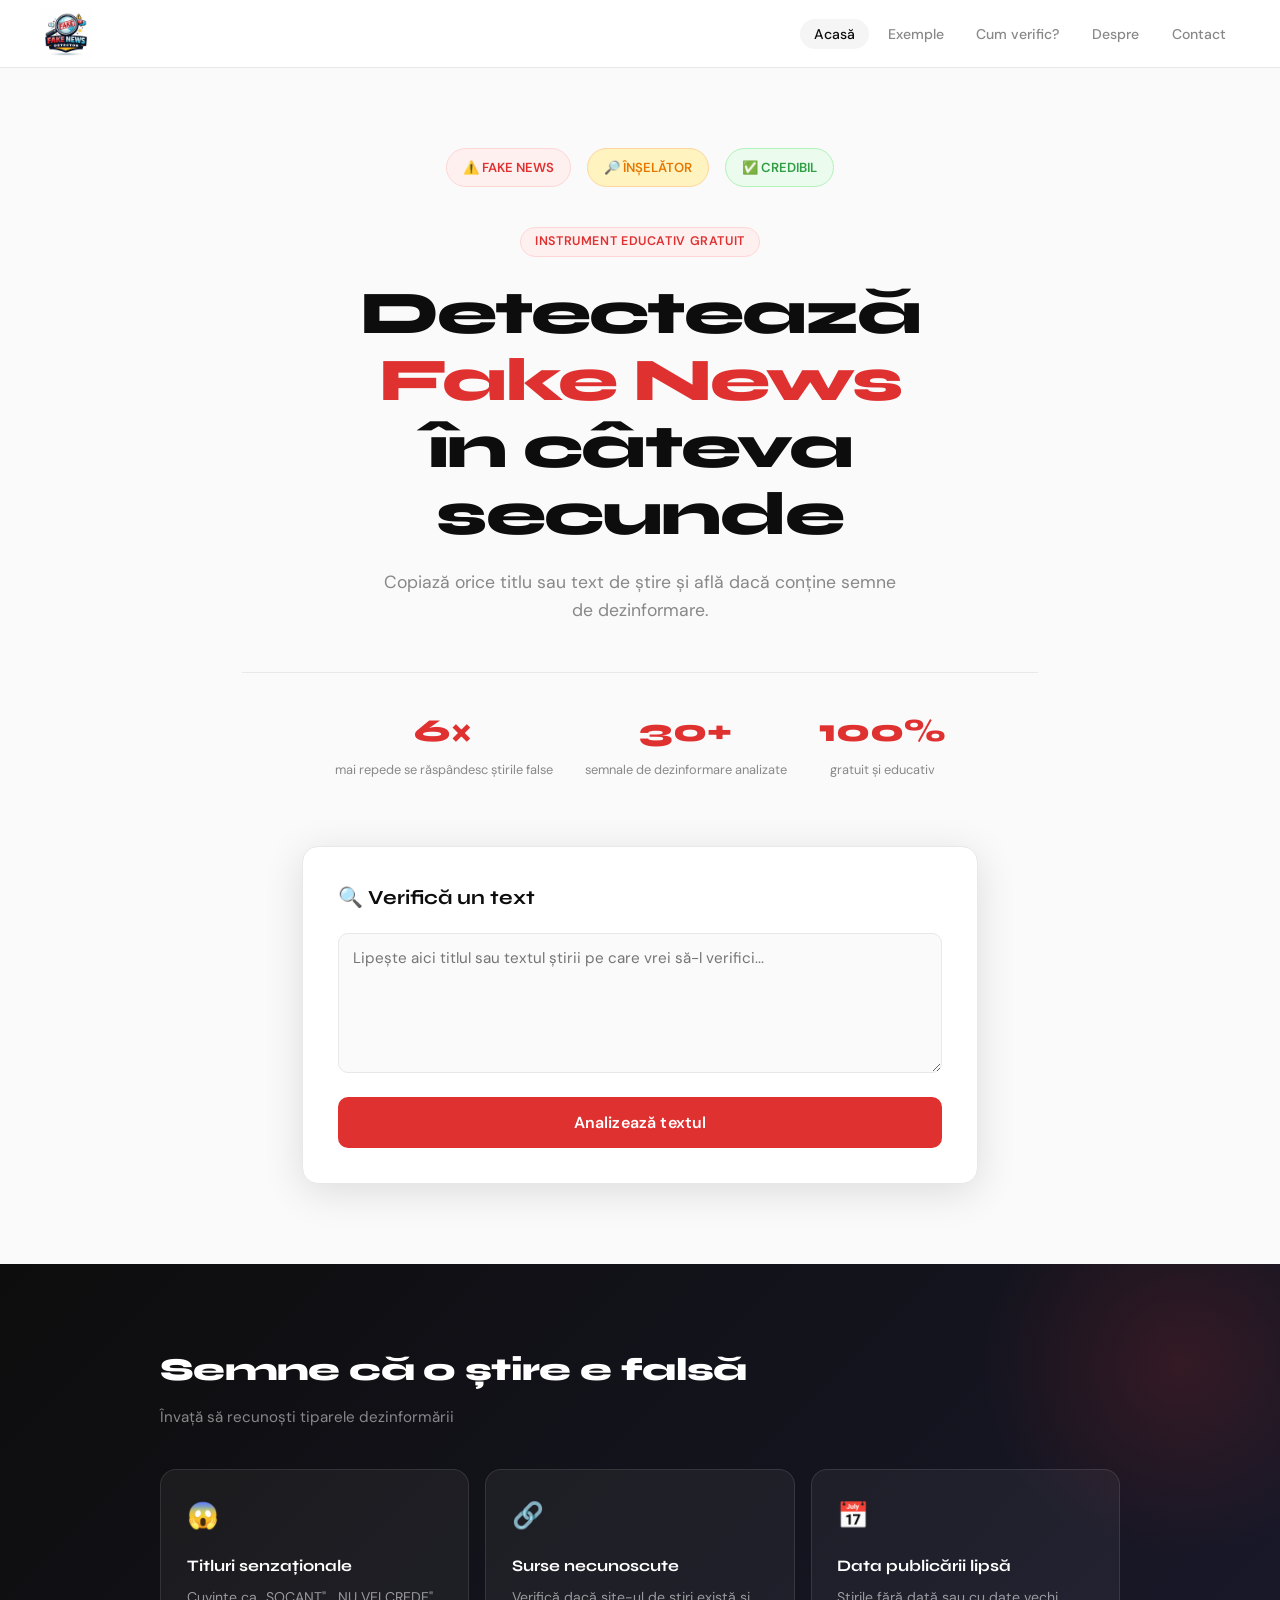
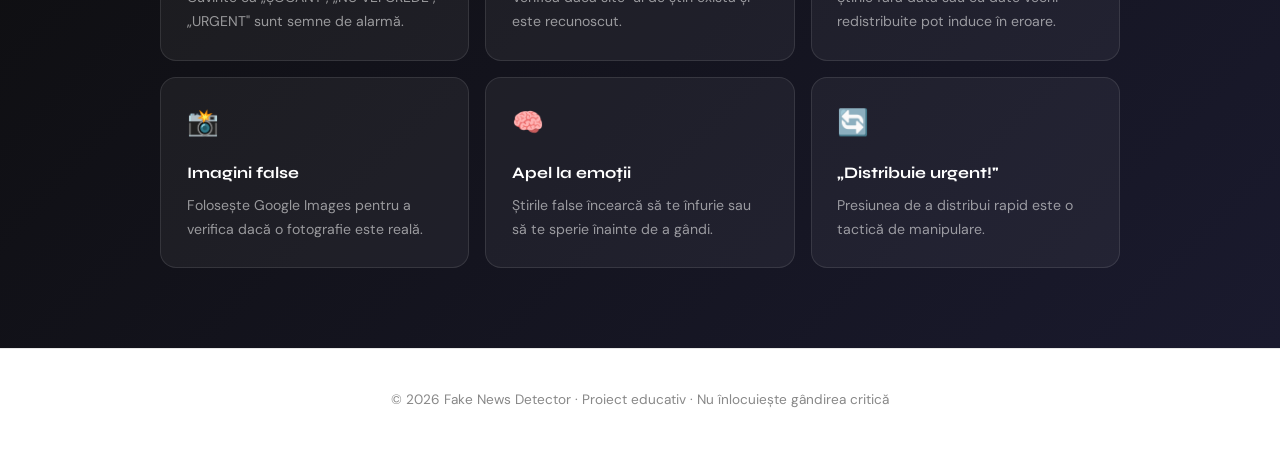
<file: index.html>
<!DOCTYPE html>
<html lang="ro">
<head>
  <meta charset="UTF-8" />
  <meta name="viewport" content="width=device-width, initial-scale=1.0" />
  <title>Fake News Detector</title>
  <link rel="stylesheet" href="css/style.css" />
</head>
<body>

  <nav>
    <a href="index.html" class="nav-logo">
      <img src="images/logo.png" alt="Logo" class="logo-img">
    </a>
    <ul class="nav-links">
      <li><a href="index.html">Acasă</a></li>
      <li><a href="examples.html">Exemple</a></li>
      <li><a href="verify.html">Cum verific?</a></li>
      <li><a href="about.html">Despre</a></li>
      <li><a href="contact.html">Contact</a></li>
    </ul>
  </nav>

  <section class="hero">
    <div class="hero-illustration">
      <span class="hero-pill fake">⚠️ FAKE NEWS</span>
      <span class="hero-pill mislead">🔎 ÎNȘELĂTOR</span>
      <span class="hero-pill real">✅ CREDIBIL</span>
    </div>
    <div class="hero-badge">Instrument educativ gratuit</div>
    <h1>Detectează <span>Fake News</span><br>în câteva secunde</h1>
    <p class="hero-sub">
      Copiază orice titlu sau text de știre și află dacă conține semne de dezinformare.
    </p>
    <div class="hero-stats">
      <div class="hero-stat">
        <span class="hero-stat-num">6×</span>
        <span class="hero-stat-lbl">mai repede se răspândesc știrile false</span>
      </div>
      <div class="hero-stat">
        <span class="hero-stat-num">30+</span>
        <span class="hero-stat-lbl">semnale de dezinformare analizate</span>
      </div>
      <div class="hero-stat">
        <span class="hero-stat-num">100%</span>
        <span class="hero-stat-lbl">gratuit și educativ</span>
      </div>
    </div>
  </section>

  <section class="checker-section">
    <div class="card">
      <div class="card-title">🔍 Verifică un text</div>
      <textarea
        id="newsInput"
        placeholder="Lipește aici titlul sau textul știrii pe care vrei să-l verifici..."></textarea>
      <button class="btn btn-check" id="checkBtn">Analizează textul</button>
      <div id="resultBox" class="result-box"></div>
    </div>
  </section>

  <section class="tips-section">
    <div class="section-inner">
      <div class="section-title">Semne că o știre e falsă</div>
      <p class="section-subtitle">Învață să recunoști tiparele dezinformării</p>
      <div class="tips-grid">
        <div class="tip-card">
          <span class="tip-icon">😱</span>
          <h3>Titluri senzaționale</h3>
          <p>Cuvinte ca „ȘOCANT", „NU VEI CREDE", „URGENT" sunt semne de alarmă.</p>
        </div>
        <div class="tip-card">
          <span class="tip-icon">🔗</span>
          <h3>Surse necunoscute</h3>
          <p>Verifică dacă site-ul de știri există și este recunoscut.</p>
        </div>
        <div class="tip-card">
          <span class="tip-icon">📅</span>
          <h3>Data publicării lipsă</h3>
          <p>Știrile fără dată sau cu date vechi redistribuite pot induce în eroare.</p>
        </div>
        <div class="tip-card">
          <span class="tip-icon">📸</span>
          <h3>Imagini false</h3>
          <p>Folosește Google Images pentru a verifica dacă o fotografie este reală.</p>
        </div>
        <div class="tip-card">
          <span class="tip-icon">🧠</span>
          <h3>Apel la emoții</h3>
          <p>Știrile false încearcă să te înfurie sau să te sperie înainte de a gândi.</p>
        </div>
        <div class="tip-card">
          <span class="tip-icon">🔄</span>
          <h3>„Distribuie urgent!"</h3>
          <p>Presiunea de a distribui rapid este o tactică de manipulare.</p>
        </div>
      </div>
    </div>
  </section>

  <footer>
    <p>© 2026 Fake News Detector · Proiect educativ · Nu înlocuiește gândirea critică</p>
  </footer>

  <script src="js/main.js"></script>
</body>
</html>
</file>
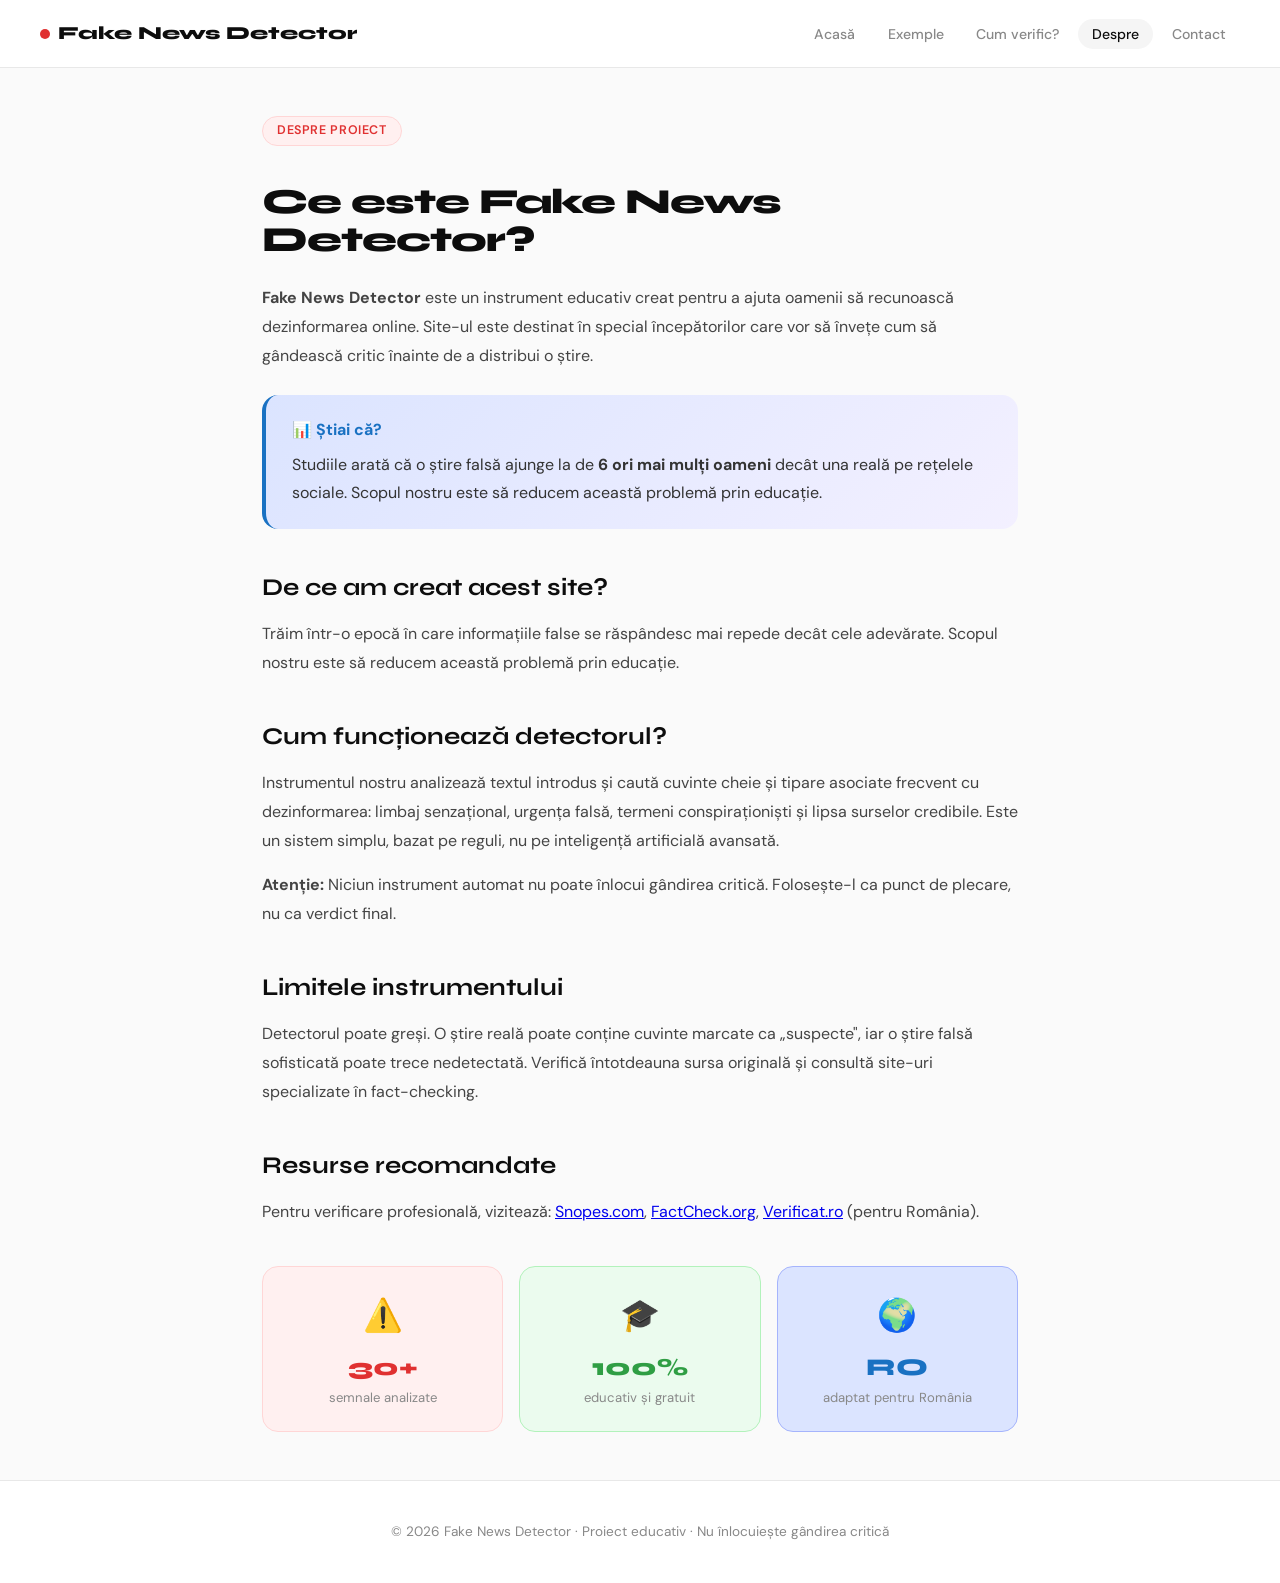
<file: about.html>
<!DOCTYPE html>
<html lang="ro">
<head>
  <meta charset="UTF-8" />
  <meta name="viewport" content="width=device-width, initial-scale=1.0" />
  <title>Despre — Fake News Detector</title>
  <link rel="stylesheet" href="css/style.css" />
</head>
<body>

  <nav>
    <a href="index.html" class="nav-logo">
      <span class="dot"></span> Fake News Detector
    </a>
    <ul class="nav-links">
      <li><a href="index.html">Acasă</a></li>
      <li><a href="examples.html">Exemple</a></li>
      <li><a href="verify.html">Cum verific?</a></li>
      <li><a href="about.html">Despre</a></li>
      <li><a href="contact.html">Contact</a></li>
    </ul>
  </nav>

  <div class="page-content">
    <div class="hero-badge">Despre proiect</div>
    <h1 style="font-size:2.2rem; margin: 0.8rem 0 1.5rem;">Ce este Fake News Detector?</h1>

    <p>
      <strong>Fake News Detector</strong> este un instrument educativ creat pentru a ajuta oamenii
      să recunoască dezinformarea online. Site-ul este destinat în special începătorilor care vor să
      învețe cum să gândească critic înainte de a distribui o știre.
    </p>

    <div class="about-highlight">
      <strong style="color:#1971c2;">📊 Știai că?</strong>
      <p style="color:#333; margin:0.5rem 0 0; line-height:1.75;">
        Studiile arată că o știre falsă ajunge la de <strong>6 ori mai mulți oameni</strong> decât una reală pe
        rețelele sociale. Scopul nostru este să reducem această problemă prin educație.
      </p>
    </div>

    <h2>De ce am creat acest site?</h2>
    <p>
      Trăim într-o epocă în care informațiile false se răspândesc mai repede decât cele adevărate.
      Scopul nostru este să reducem această problemă prin educație.
    </p>

    <h2>Cum funcționează detectorul?</h2>
    <p>
      Instrumentul nostru analizează textul introdus și caută cuvinte cheie și tipare asociate
      frecvent cu dezinformarea: limbaj senzațional, urgența falsă, termeni conspiraționiști și
      lipsa surselor credibile. Este un sistem simplu, bazat pe reguli, nu pe inteligență artificială avansată.
    </p>
    <p>
      <strong>Atenție:</strong> Niciun instrument automat nu poate înlocui gândirea critică.
      Folosește-l ca punct de plecare, nu ca verdict final.
    </p>

    <h2>Limitele instrumentului</h2>
    <p>
      Detectorul poate greși. O știre reală poate conține cuvinte marcate ca „suspecte", iar o
      știre falsă sofisticată poate trece nedetectată. Verifică întotdeauna sursa originală și
      consultă site-uri specializate în fact-checking.
    </p>

    <h2>Resurse recomandate</h2>
    <p>
      Pentru verificare profesională, vizitează:
      <a href="https://www.snopes.com" target="_blank">Snopes.com</a>,
      <a href="https://factcheck.org" target="_blank">FactCheck.org</a>,
      <a href="https://www.verificat.ro" target="_blank">Verificat.ro</a> (pentru România).
    </p>

    <div style="margin-top:2.5rem; display:grid; grid-template-columns: repeat(auto-fit, minmax(180px,1fr)); gap:1rem;">
      <div style="background:#fff0f0; border-radius:var(--radius); padding:1.4rem; text-align:center; border:1px solid #ffd6d6;">
        <div style="font-size:2rem; margin-bottom:0.5rem;">⚠️</div>
        <div style="font-family:var(--font-head); font-weight:800; font-size:1.5rem; color:var(--red);">30+</div>
        <div style="font-size:0.82rem; color:#888;">semnale analizate</div>
      </div>
      <div style="background:#ebfbee; border-radius:var(--radius); padding:1.4rem; text-align:center; border:1px solid #b2f2bb;">
        <div style="font-size:2rem; margin-bottom:0.5rem;">🎓</div>
        <div style="font-family:var(--font-head); font-weight:800; font-size:1.5rem; color:var(--green);">100%</div>
        <div style="font-size:0.82rem; color:#888;">educativ și gratuit</div>
      </div>
      <div style="background:#dbe4ff; border-radius:var(--radius); padding:1.4rem; text-align:center; border:1px solid #a5b4fc;">
        <div style="font-size:2rem; margin-bottom:0.5rem;">🌍</div>
        <div style="font-family:var(--font-head); font-weight:800; font-size:1.5rem; color:var(--blue);">RO</div>
        <div style="font-size:0.82rem; color:#888;">adaptat pentru România</div>
      </div>
    </div>
  </div>

  <footer>
    <p>© 2026 Fake News Detector · Proiect educativ · Nu înlocuiește gândirea critică</p>
  </footer>

  <script src="js/main.js"></script>
</body>
</html>
</file>
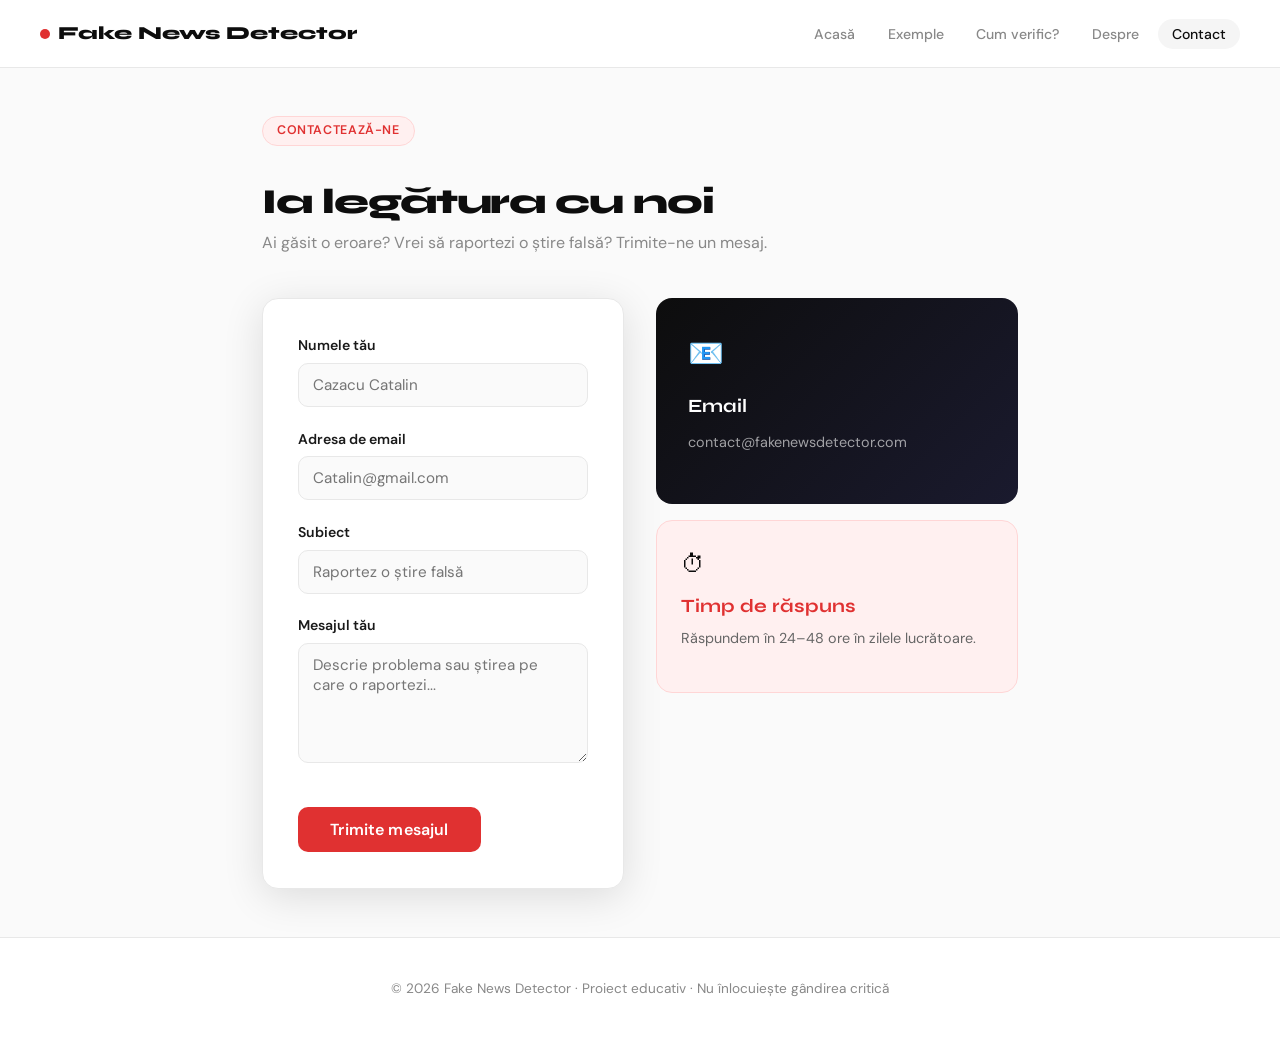
<file: contact.html>
<!DOCTYPE html>
<html lang="ro">
<head>
  <meta charset="UTF-8" />
  <meta name="viewport" content="width=device-width, initial-scale=1.0" />
  <title>Contact — Fake News Detector</title>
  <link rel="stylesheet" href="css/style.css" />
</head>
<body>

  <nav>
    <a href="index.html" class="nav-logo">
      <span class="dot"></span> Fake News Detector
    </a>
    <ul class="nav-links">
      <li><a href="index.html">Acasă</a></li>
      <li><a href="examples.html">Exemple</a></li>
      <li><a href="verify.html">Cum verific?</a></li>
      <li><a href="about.html">Despre</a></li>
      <li><a href="contact.html">Contact</a></li>
    </ul>
  </nav>

  <div class="page-content">
    <div class="hero-badge">Contactează-ne</div>
    <h1 style="font-size:2.2rem; margin: 0.8rem 0 0.5rem;">Ia legătura cu noi</h1>
    <p style="color:#888; margin-bottom:2.5rem;">
      Ai găsit o eroare? Vrei să raportezi o știre falsă? Trimite-ne un mesaj.
    </p>

    <div style="display:grid; grid-template-columns: 1fr 1fr; gap:2rem; align-items:start;">
      <div class="card" style="max-width:100%;">
        <form id="contactForm">
          <div class="form-group">
            <label for="name">Numele tău</label>
            <input type="text" id="name" placeholder="Cazacu Catalin" required />
          </div>
          <div class="form-group">
            <label for="email">Adresa de email</label>
            <input type="email" id="email" placeholder="Catalin@gmail.com" required />
          </div>
          <div class="form-group">
            <label for="subject">Subiect</label>
            <input type="text" id="subject" placeholder="Raportez o știre falsă" />
          </div>
          <div class="form-group">
            <label for="message">Mesajul tău</label>
            <textarea id="message" placeholder="Descrie problema sau știrea pe care o raportezi..." required></textarea>
          </div>
          <button type="submit" class="btn btn-check" style="width:auto; padding:12px 32px;">
            Trimite mesajul
          </button>
        </form>
      </div>

      <div>
        <div style="background:linear-gradient(135deg,#0D0D0D,#1a1a2e); border-radius:var(--radius); padding:2rem; color:#fff; margin-bottom:1rem;">
          <div style="font-size:1.8rem; margin-bottom:1rem;">📧</div>
          <h3 style="font-family:var(--font-head); font-weight:700; margin-bottom:0.5rem;">Email</h3>
          <p style="color:rgba(255,255,255,0.6); font-size:0.9rem;">contact@fakenewsdetector.com</p>
        </div>
        <div style="background:var(--red-light); border-radius:var(--radius); padding:1.5rem; border:1px solid var(--red-mid);">
          <div style="font-size:1.5rem; margin-bottom:0.5rem;">⏱</div>
          <h3 style="font-family:var(--font-head); font-weight:700; margin-bottom:0.3rem; color:var(--red);">Timp de răspuns</h3>
          <p style="color:#666; font-size:0.9rem;">Răspundem în 24–48 ore în zilele lucrătoare.</p>
        </div>
      </div>
    </div>
  </div>

  <footer>
    <p>© 2026 Fake News Detector · Proiect educativ · Nu înlocuiește gândirea critică</p>
  </footer>

  <script src="js/main.js"></script>
</body>
</html>
</file>
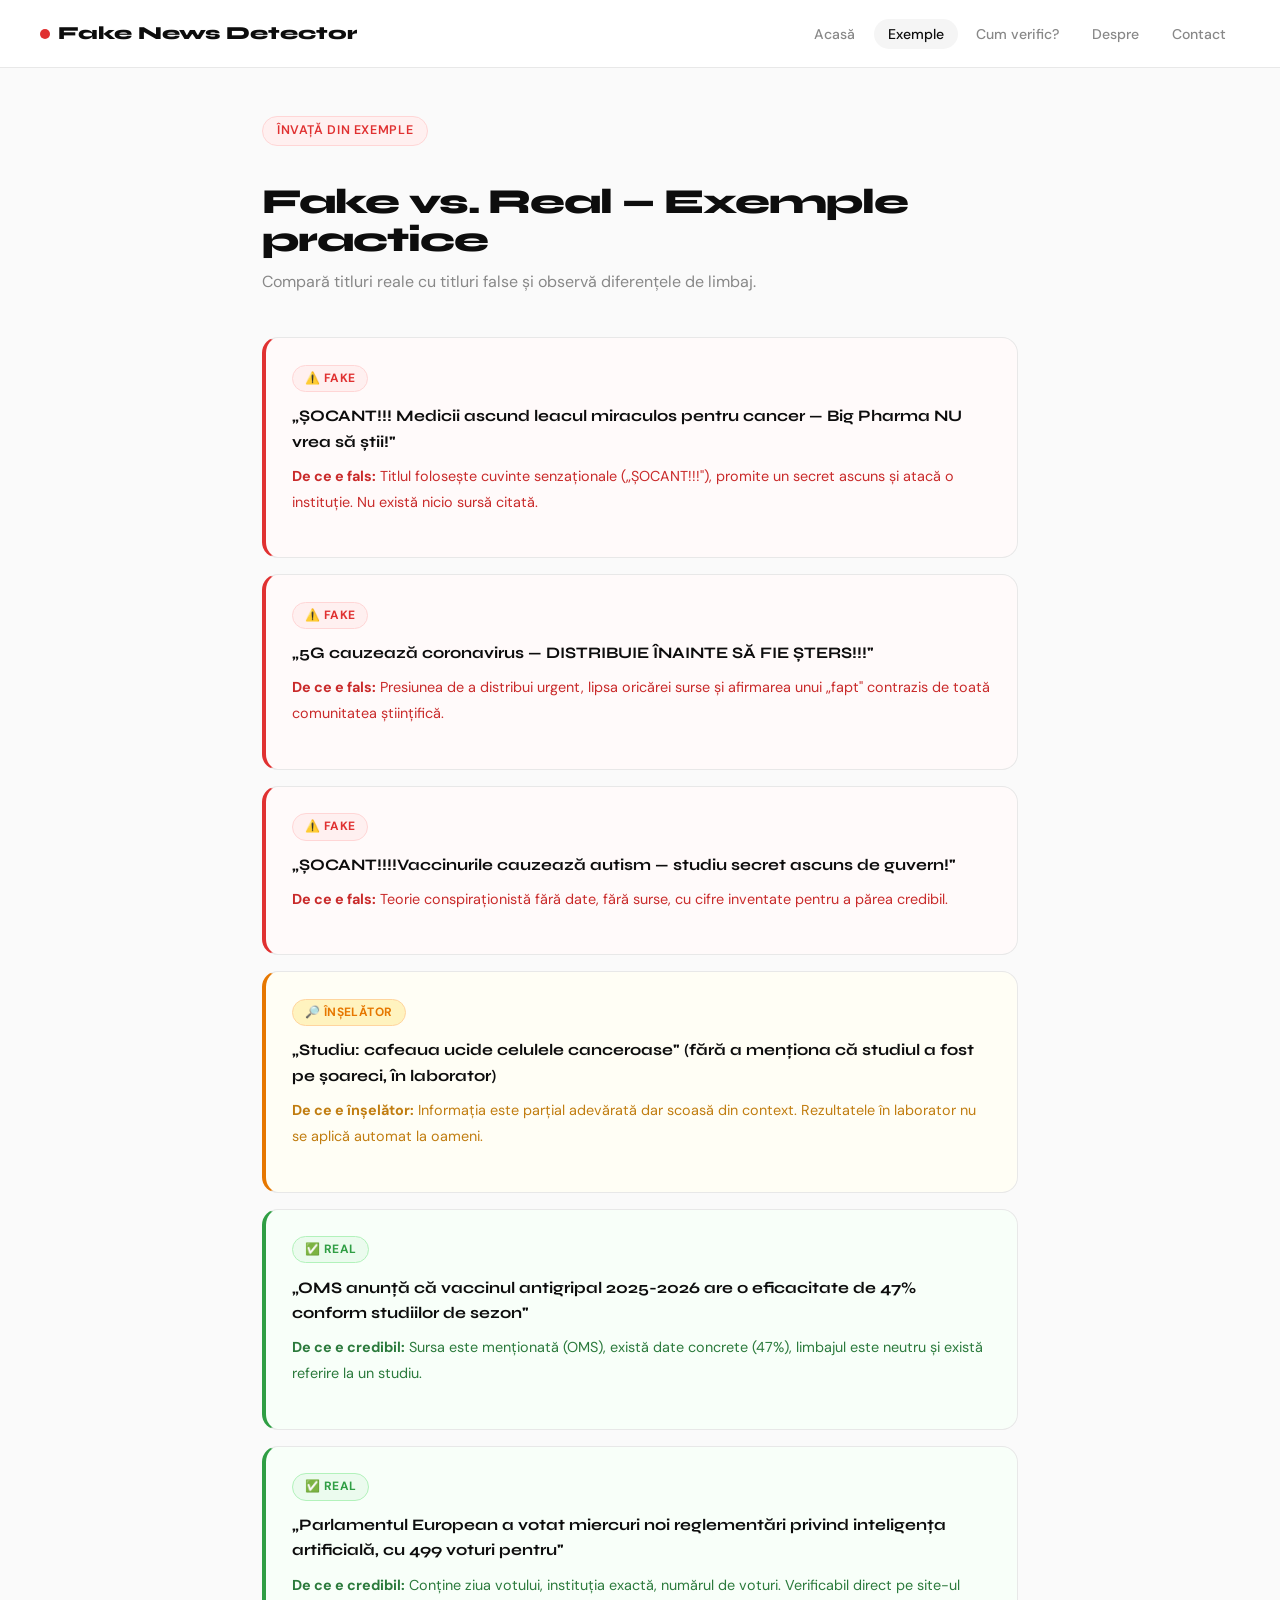
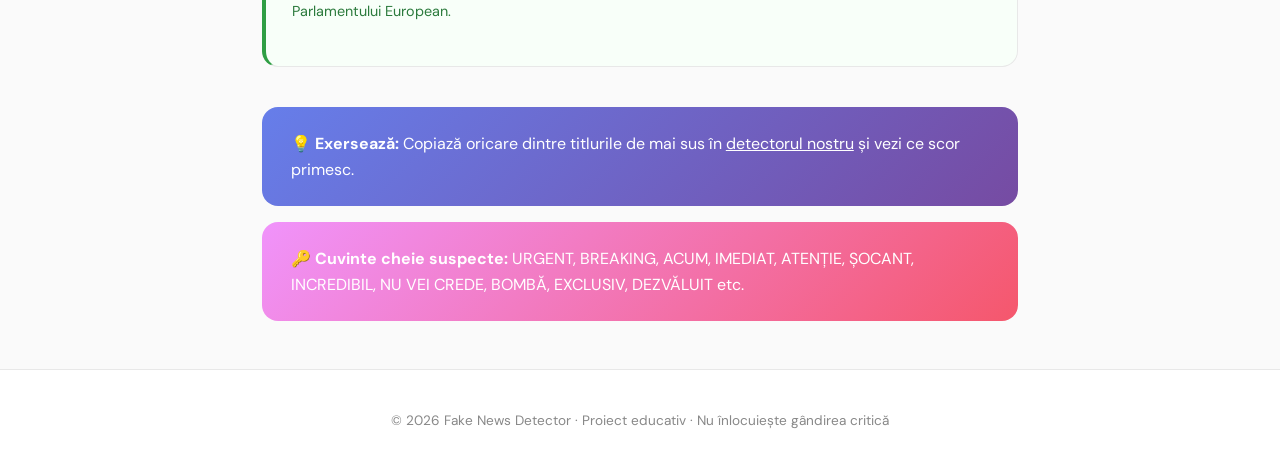
<file: examples.html>
<!DOCTYPE html>
<html lang="ro">
<head>
  <meta charset="UTF-8" />
  <meta name="viewport" content="width=device-width, initial-scale=1.0" />
  <title>Exemple — Fake News Detector</title>
  <link rel="stylesheet" href="css/style.css" />
</head>
<body>

  <nav>
    <a href="index.html" class="nav-logo">
      <span class="dot"></span> Fake News Detector
    </a>
    <ul class="nav-links">
      <li><a href="index.html">Acasă</a></li>
      <li><a href="examples.html">Exemple</a></li>
      <li><a href="verify.html">Cum verific?</a></li>
      <li><a href="about.html">Despre</a></li>
      <li><a href="contact.html">Contact</a></li>
    </ul>
  </nav>

  <div class="page-content">
    <div class="hero-badge">Învață din exemple</div>
    <h1 style="font-size:2.2rem; margin: 0.8rem 0 0.5rem;">Fake vs. Real — Exemple practice</h1>
    <p style="color:#888; margin-bottom:2.5rem;">
      Compară titluri reale cu titluri false și observă diferențele de limbaj.
    </p>

    <!-- FAKE EXAMPLES -->
    <div class="example-item is-fake">
      <span class="tag tag-fake">⚠️ FAKE</span>
      <h3>„ȘOCANT!!! Medicii ascund leacul miraculos pentru cancer — Big Pharma NU vrea să știi!"</h3>
      <p style="font-size:0.9rem; color:#c92a2a;">
        <strong>De ce e fals:</strong> Titlul folosește cuvinte senzaționale („ȘOCANT!!!"), promite un
        secret ascuns și atacă o instituție. Nu există nicio sursă citată.
      </p>
    </div>

    <div class="example-item is-fake">
      <span class="tag tag-fake">⚠️ FAKE</span>
      <h3>„5G cauzează coronavirus — DISTRIBUIE ÎNAINTE SĂ FIE ȘTERS!!!"</h3>
      <p style="font-size:0.9rem; color:#c92a2a;">
        <strong>De ce e fals:</strong> Presiunea de a distribui urgent, lipsa oricărei surse și
        afirmarea unui „fapt" contrazis de toată comunitatea științifică.
      </p>
    </div>

    <div class="example-item is-fake">
      <span class="tag tag-fake">⚠️ FAKE</span>
      <h3>„ȘOCANT!!!!Vaccinurile cauzează autism — studiu secret ascuns de guvern!"</h3>
      <p style="font-size:0.9rem; color:#c92a2a;">
        <strong>De ce e fals:</strong> Teorie conspiraționistă fără date, fără surse, cu cifre
        inventate pentru a părea credibil.
      </p>
    </div>

    <!-- MISLEADING -->
    <div class="example-item is-mislead">
      <span class="tag tag-misleading">🔎 ÎNȘELĂTOR</span>
      <h3>„Studiu: cafeaua ucide celulele canceroase" (fără a menționa că studiul a fost pe șoareci, în laborator)</h3>
      <p style="font-size:0.9rem; color:#c17d10;">
        <strong>De ce e înșelător:</strong> Informația este parțial adevărată dar scoasă din context.
        Rezultatele în laborator nu se aplică automat la oameni.
      </p>
    </div>

    <!-- REAL EXAMPLES -->
    <div class="example-item is-real">
      <span class="tag tag-real">✅ REAL</span>
      <h3>„OMS anunță că vaccinul antigripal 2025-2026 are o eficacitate de 47% conform studiilor de sezon"</h3>
      <p style="font-size:0.9rem; color:#2b7a3c;">
        <strong>De ce e credibil:</strong> Sursa este menționată (OMS), există date concrete (47%),
        limbajul este neutru și există referire la un studiu.
      </p>
    </div>

    <div class="example-item is-real">
      <span class="tag tag-real">✅ REAL</span>
      <h3>„Parlamentul European a votat miercuri noi reglementări privind inteligența artificială, cu 499 voturi pentru"</h3>
      <p style="font-size:0.9rem; color:#2b7a3c;">
        <strong>De ce e credibil:</strong> Conține ziua votului, instituția exactă, numărul de voturi.
        Verificabil direct pe site-ul Parlamentului European.
      </p>
    </div>

    <div class="info-banner" style="margin-top:2.5rem;">
      <strong>💡 Exersează:</strong> Copiază oricare dintre titlurile de mai sus în
      <a href="index.html" style="color:#fff; text-decoration:underline;">detectorul nostru</a> și vezi ce scor primesc.
    </div>

    <div class="keywords-banner">
      <strong>🔑 Cuvinte cheie suspecte:</strong> URGENT, BREAKING, ACUM, IMEDIAT, ATENȚIE, ȘOCANT, INCREDIBIL, NU VEI CREDE, BOMBĂ, EXCLUSIV, DEZVĂLUIT etc.
    </div>
  </div>

  <footer>
    <p>© 2026 Fake News Detector · Proiect educativ · Nu înlocuiește gândirea critică</p>
  </footer>

  <script src="js/main.js"></script>
</body>
</html>
</file>
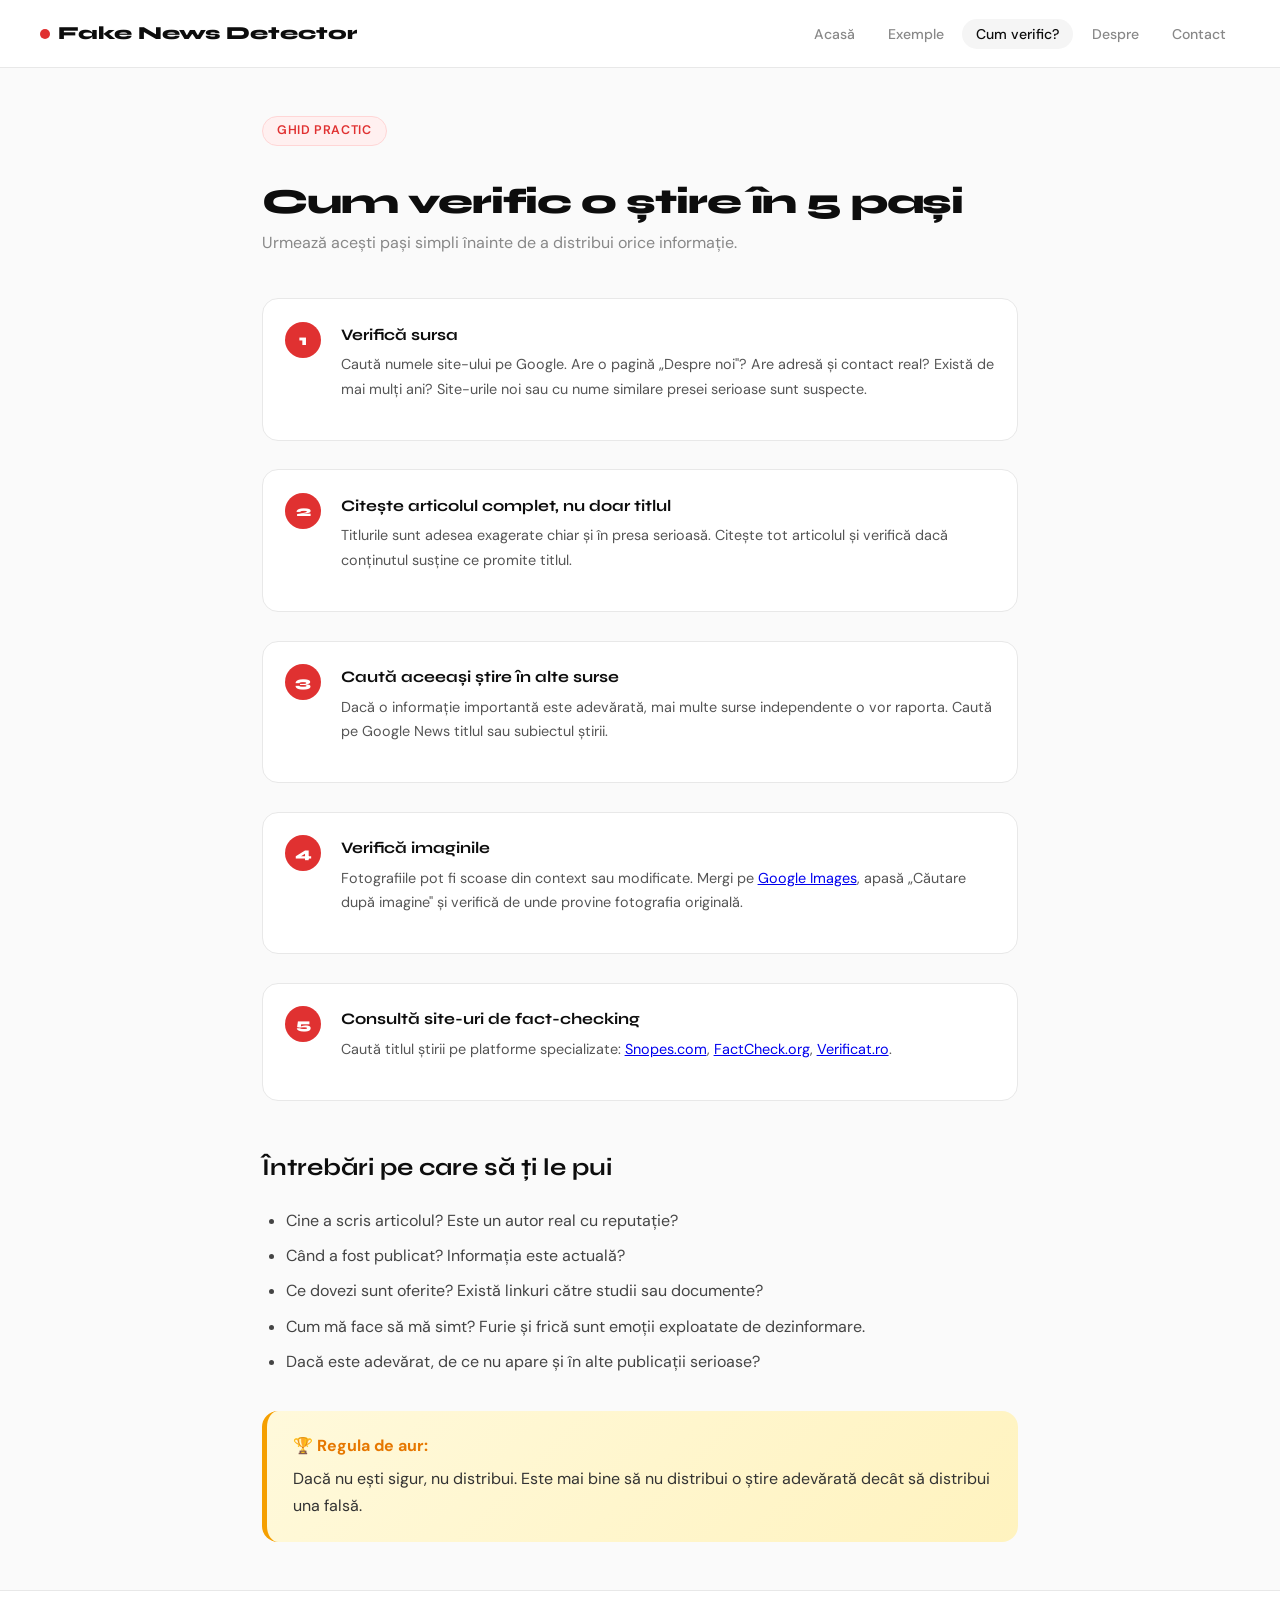
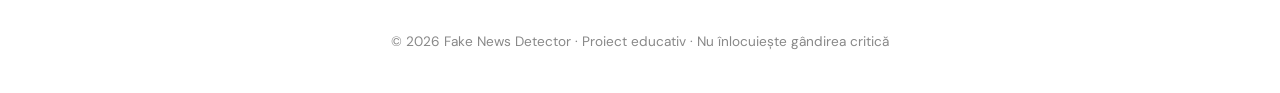
<file: verify.html>
<!DOCTYPE html>
<html lang="ro">
<head>
  <meta charset="UTF-8" />
  <meta name="viewport" content="width=device-width, initial-scale=1.0" />
  <title>Cum verific? — Fake News Detector</title>
  <link rel="stylesheet" href="css/style.css" />
</head>
<body>

  <nav>
    <a href="index.html" class="nav-logo">
      <span class="dot"></span> Fake News Detector
    </a>
    <ul class="nav-links">
      <li><a href="index.html">Acasă</a></li>
      <li><a href="examples.html">Exemple</a></li>
      <li><a href="verify.html">Cum verific?</a></li>
      <li><a href="about.html">Despre</a></li>
      <li><a href="contact.html">Contact</a></li>
    </ul>
  </nav>

  <div class="page-content">
    <div class="hero-badge">Ghid practic</div>
    <h1 style="font-size:2.2rem; margin: 0.8rem 0 0.5rem;">Cum verific o știre în 5 pași</h1>
    <p style="color:#888; margin-bottom:2.5rem;">
      Urmează acești pași simpli înainte de a distribui orice informație.
    </p>

    <div class="steps">

      <div class="step">
        <div class="step-num">1</div>
        <div class="step-body">
          <h3>Verifică sursa</h3>
          <p>Caută numele site-ului pe Google. Are o pagină „Despre noi"? Are adresă și contact real?
          Există de mai mulți ani? Site-urile noi sau cu nume similare presei serioase sunt suspecte.</p>
        </div>
      </div>

      <div class="step">
        <div class="step-num">2</div>
        <div class="step-body">
          <h3>Citește articolul complet, nu doar titlul</h3>
          <p>Titlurile sunt adesea exagerate chiar și în presa serioasă. Citește tot articolul și
          verifică dacă conținutul susține ce promite titlul.</p>
        </div>
      </div>

      <div class="step">
        <div class="step-num">3</div>
        <div class="step-body">
          <h3>Caută aceeași știre în alte surse</h3>
          <p>Dacă o informație importantă este adevărată, mai multe surse independente o vor raporta.
          Caută pe Google News titlul sau subiectul știrii.</p>
        </div>
      </div>

      <div class="step">
        <div class="step-num">4</div>
        <div class="step-body">
          <h3>Verifică imaginile</h3>
          <p>Fotografiile pot fi scoase din context sau modificate. Mergi pe
          <a href="https://images.google.com" target="_blank">Google Images</a>, apasă
          „Căutare după imagine" și verifică de unde provine fotografia originală.</p>
        </div>
      </div>

      <div class="step">
        <div class="step-num">5</div>
        <div class="step-body">
          <h3>Consultă site-uri de fact-checking</h3>
          <p>Caută titlul știrii pe platforme specializate:
            <a href="https://www.snopes.com" target="_blank">Snopes.com</a>,
            <a href="https://factcheck.org" target="_blank">FactCheck.org</a>,
            <a href="https://verificat.ro" target="_blank">Verificat.ro</a>.
          </p>
        </div>
      </div>

    </div>

    <h2 style="margin-top:3rem;">Întrebări pe care să ți le pui</h2>
    <ul style="margin: 1rem 0 1rem 1.5rem; color:#444; line-height:2.2;">
      <li>Cine a scris articolul? Este un autor real cu reputație?</li>
      <li>Când a fost publicat? Informația este actuală?</li>
      <li>Ce dovezi sunt oferite? Există linkuri către studii sau documente?</li>
      <li>Cum mă face să mă simt? Furie și frică sunt emoții exploatate de dezinformare.</li>
      <li>Dacă este adevărat, de ce nu apare și în alte publicații serioase?</li>
    </ul>

    <div style="margin-top:2rem; padding: 1.4rem 1.6rem; background: linear-gradient(135deg, #fff9db, #fff3bf); border-left: 5px solid #f59f00; border-radius: var(--radius);">
      <strong style="color:#e67700; font-size:1rem;">🏆 Regula de aur:</strong>
      <span style="color:#333; display:block; margin-top:6px; line-height:1.7;"> Dacă nu ești sigur, nu distribui. Este mai bine să nu distribui o știre adevărată decât să distribui una falsă.</span>
    </div>

  </div>

  <footer>
    <p>© 2026 Fake News Detector · Proiect educativ · Nu înlocuiește gândirea critică</p>
  </footer>

  <script src="js/main.js"></script>
</body>
</html>
</file>
<file: css/style.css>
@import url('https://fonts.googleapis.com/css2?family=Syne:wght@400;600;700;800&family=DM+Sans:ital,wght@0,300;0,400;0,500;1,400&display=swap');

*, *::before, *::after { box-sizing: border-box; margin: 0; padding: 0; }

:root {
  --red: #E03131;
  --red-light: #FFF0F0;
  --red-mid: #ffd6d6;
  --green: #2F9E44;
  --green-light: #EBFBEE;
  --amber: #E67700;
  --amber-light: #FFF3BF;
  --blue: #1971c2;
  --blue-light: #dbe4ff;
  --purple: #7048e8;
  --purple-light: #f3f0ff;
  --dark: #0D0D0D;
  --dark2: #1A1A1A;
  --gray: #888;
  --gray-light: #F5F5F5;
  --border: #E8E8E8;
  --white: #FFFFFF;
  --font-head: 'Syne', sans-serif;
  --font-body: 'DM Sans', sans-serif;
  --radius: 16px;
  --radius-sm: 10px;
  --shadow: 0 4px 24px rgba(0,0,0,0.08);
  --shadow-lg: 0 8px 40px rgba(0,0,0,0.12);
}

body {
  font-family: var(--font-body);
  background: #fafafa;
  color: var(--dark);
  line-height: 1.6;
  font-size: 16px;
}

/* NAV */
nav {
  display: flex;
  align-items: center;
  justify-content: space-between;
  padding: 0 2.5rem;
  height: 68px;
  border-bottom: 1px solid var(--border);
  position: sticky;
  top: 0;
  background: rgba(255,255,255,0.95);
  backdrop-filter: blur(12px);
  z-index: 100;
}

.nav-logo {
  font-family: var(--font-head);
  font-weight: 800;
  font-size: 1.15rem;
  text-decoration: none;
  color: var(--dark);
  display: flex;
  align-items: center;
  gap: 8px;
}

.nav-logo .dot {
  width: 10px;
  height: 10px;
  background: var(--red);
  border-radius: 50%;
  display: inline-block;
}

.logo-img {
  height: 52px;
  width: auto;
  display: block;
}

.nav-links {
  display: flex;
  gap: 0.3rem;
  list-style: none;
}

.nav-links a {
  text-decoration: none;
  color: var(--gray);
  font-size: 0.88rem;
  font-weight: 500;
  padding: 6px 14px;
  border-radius: 999px;
  transition: all 0.2s;
}

.nav-links a:hover,
.nav-links a.active {
  color: var(--dark);
  background: var(--gray-light);
}

/* HERO */
.hero {
  padding: 5rem 2rem 4rem;
  max-width: 860px;
  margin: 0 auto;
  text-align: center;
  position: relative;
}

.hero-illustration {
  display: flex;
  justify-content: center;
  gap: 1rem;
  margin-bottom: 2.5rem;
  flex-wrap: wrap;
}

.hero-pill {
  display: inline-flex;
  align-items: center;
  gap: 6px;
  padding: 8px 16px;
  border-radius: 999px;
  font-size: 0.82rem;
  font-weight: 600;
}

.hero-pill.fake { background: var(--red-light); color: var(--red); border: 1.5px solid var(--red-mid); }
.hero-pill.mislead { background: var(--amber-light); color: var(--amber); border: 1.5px solid #ffd59e; }
.hero-pill.real { background: var(--green-light); color: var(--green); border: 1.5px solid #b2f2bb; }

.hero-badge {
  display: inline-block;
  background: var(--red-light);
  color: var(--red);
  font-size: 0.78rem;
  font-weight: 600;
  padding: 4px 14px;
  border-radius: 999px;
  margin-bottom: 1.5rem;
  letter-spacing: 0.05em;
  text-transform: uppercase;
  border: 1px solid var(--red-mid);
}

h1 {
  font-family: var(--font-head);
  font-size: clamp(2.4rem, 5vw, 3.8rem);
  font-weight: 800;
  line-height: 1.1;
  margin-bottom: 1.2rem;
  letter-spacing: -0.03em;
}

h1 span { color: var(--red); }

.hero-sub {
  font-size: 1.1rem;
  color: var(--gray);
  max-width: 520px;
  margin: 0 auto 2.5rem;
}

.hero-stats {
  display: flex;
  justify-content: center;
  gap: 2rem;
  margin-top: 3rem;
  padding-top: 2rem;
  border-top: 1px solid var(--border);
  flex-wrap: wrap;
}

.hero-stat { text-align: center; }
.hero-stat-num {
  font-family: var(--font-head);
  font-size: 2rem;
  font-weight: 800;
  color: var(--red);
  display: block;
}
.hero-stat-lbl { font-size: 0.8rem; color: var(--gray); }

/* BUTTONS */
.btn {
  display: inline-flex;
  align-items: center;
  gap: 8px;
  padding: 12px 28px;
  border-radius: var(--radius-sm);
  font-family: var(--font-body);
  font-size: 0.95rem;
  font-weight: 500;
  cursor: pointer;
  text-decoration: none;
  transition: all 0.2s;
  border: none;
}

.btn-check {
  margin-top: 1rem;
  width: 100%;
  justify-content: center;
  background: var(--red);
  color: #fff;
  padding: 15px;
  font-size: 1rem;
  border-radius: var(--radius-sm);
  font-weight: 600;
  letter-spacing: 0.01em;
}

.btn-check:hover { background: #c92a2a; transform: translateY(-2px); box-shadow: 0 6px 20px rgba(224,49,49,0.3); }

/* CHECKER CARD */
.checker-section {
  max-width: 740px;
  margin: 0 auto 5rem;
  padding: 0 2rem;
}

.card {
  background: var(--white);
  border: 1px solid var(--border);
  border-radius: var(--radius);
  padding: 2.2rem;
  box-shadow: var(--shadow-lg);
}

.card-title {
  font-family: var(--font-head);
  font-size: 1.25rem;
  font-weight: 700;
  margin-bottom: 1.2rem;
}

textarea {
  width: 100%;
  min-height: 140px;
  border: 1.5px solid var(--border);
  border-radius: var(--radius-sm);
  padding: 14px;
  font-family: var(--font-body);
  font-size: 0.95rem;
  resize: vertical;
  outline: none;
  transition: border-color 0.2s;
  color: var(--dark);
  background: #fafafa;
}

textarea:focus { border-color: var(--red); background: var(--white); }

/* RESULT */
.result-box {
  margin-top: 1.5rem;
  border-radius: var(--radius-sm);
  padding: 1.4rem 1.6rem;
  display: none;
  animation: fadeIn 0.3s ease;
}

.result-box.show { display: block; }

@keyframes fadeIn {
  from { opacity: 0; transform: translateY(8px); }
  to { opacity: 1; transform: translateY(0); }
}

.result-fake { background: var(--red-light); border-left: 5px solid var(--red); }
.result-real { background: var(--green-light); border-left: 5px solid var(--green); }
.result-unknown { background: var(--amber-light); border-left: 5px solid var(--amber); }

.result-label {
  font-family: var(--font-head);
  font-size: 1.1rem;
  font-weight: 700;
  margin-bottom: 6px;
}

.result-fake .result-label { color: var(--red); }
.result-real .result-label { color: var(--green); }
.result-unknown .result-label { color: var(--amber); }

.result-desc { font-size: 0.92rem; color: var(--dark); line-height: 1.65; }

/* TIPS SECTION */
.tips-section {
  background: linear-gradient(135deg, #0D0D0D 0%, #1a1a2e 100%);
  padding: 5rem 2rem;
  position: relative;
  overflow: hidden;
}

.tips-section::before {
  content: '';
  position: absolute;
  top: -100px;
  right: -100px;
  width: 400px;
  height: 400px;
  background: radial-gradient(circle, rgba(224,49,49,0.15) 0%, transparent 70%);
  pointer-events: none;
}

.section-inner {
  max-width: 960px;
  margin: 0 auto;
}

.section-title {
  font-family: var(--font-head);
  font-size: 2rem;
  font-weight: 800;
  margin-bottom: 0.6rem;
  letter-spacing: -0.02em;
  color: #fff;
}

.section-subtitle {
  color: rgba(255,255,255,0.5);
  font-size: 0.95rem;
  margin-bottom: 2.5rem;
}

.tips-grid {
  display: grid;
  grid-template-columns: repeat(auto-fit, minmax(260px, 1fr));
  gap: 1rem;
}

.tip-card {
  background: rgba(255,255,255,0.05);
  border: 1px solid rgba(255,255,255,0.1);
  border-radius: var(--radius);
  padding: 1.6rem;
  transition: all 0.2s;
}

.tip-card:hover {
  background: rgba(255,255,255,0.08);
  border-color: rgba(255,255,255,0.2);
  transform: translateY(-2px);
}

.tip-icon {
  font-size: 1.6rem;
  margin-bottom: 1rem;
  display: block;
  filter: none;
}

.tip-card h3 {
  font-family: var(--font-head);
  font-size: 1rem;
  font-weight: 700;
  margin-bottom: 0.5rem;
  color: #fff;
}

.tip-card p { font-size: 0.88rem; color: rgba(255,255,255,0.55); line-height: 1.7; }

/* PAGE CONTENT */
.page-content {
  max-width: 820px;
  margin: 3rem auto;
  padding: 0 2rem;
}

.page-content h2 {
  font-family: var(--font-head);
  font-size: 1.5rem;
  font-weight: 700;
  margin-top: 2.5rem;
  margin-bottom: 0.8rem;
}

.page-content p {
  color: #444;
  margin-bottom: 1rem;
  line-height: 1.8;
}

/* EXAMPLES */
.example-item {
  border: 1px solid var(--border);
  border-radius: var(--radius);
  padding: 1.6rem;
  margin-bottom: 1rem;
  transition: box-shadow 0.2s;
}

.example-item:hover { box-shadow: var(--shadow); }

.example-item.is-fake { border-left: 4px solid var(--red); background: #fffafa; }
.example-item.is-real { border-left: 4px solid var(--green); background: #f8fff9; }
.example-item.is-mislead { border-left: 4px solid var(--amber); background: #fffef5; }

.example-item h3 {
  font-family: var(--font-head);
  font-weight: 700;
  margin-bottom: 0.6rem;
  font-size: 1rem;
}

.tag {
  display: inline-block;
  font-size: 0.75rem;
  font-weight: 700;
  padding: 3px 12px;
  border-radius: 999px;
  margin-bottom: 0.7rem;
  letter-spacing: 0.04em;
}

.tag-fake { background: var(--red-light); color: var(--red); border: 1px solid var(--red-mid); }
.tag-real { background: var(--green-light); color: var(--green); border: 1px solid #b2f2bb; }
.tag-misleading { background: var(--amber-light); color: var(--amber); border: 1px solid #ffd59e; }

/* INFO BANNER */
.info-banner {
  background: linear-gradient(135deg, #667eea 0%, #764ba2 100%);
  border-radius: var(--radius);
  padding: 1.5rem 1.8rem;
  margin-top: 2.5rem;
  color: #fff;
}

.info-banner strong { color: #fff; }

.keywords-banner {
  background: linear-gradient(135deg, #f093fb 0%, #f5576c 100%);
  border-radius: var(--radius);
  padding: 1.5rem 1.8rem;
  margin-top: 1rem;
  color: #fff;
}

/* FOOTER */
footer {
  border-top: 1px solid var(--border);
  text-align: center;
  padding: 2.5rem;
  color: var(--gray);
  font-size: 0.85rem;
  background: #fff;
}

/* CONTACT FORM */
.form-group { margin-bottom: 1.3rem; }

.form-group label {
  display: block;
  font-size: 0.88rem;
  font-weight: 600;
  margin-bottom: 6px;
  color: var(--dark2);
}

.form-group input,
.form-group textarea {
  width: 100%;
  border: 1.5px solid var(--border);
  border-radius: var(--radius-sm);
  padding: 11px 14px;
  font-family: var(--font-body);
  font-size: 0.95rem;
  outline: none;
  min-height: auto;
  transition: border-color 0.2s;
  background: #fafafa;
}

.form-group input:focus,
.form-group textarea:focus { border-color: var(--red); background: #fff; }

.form-group textarea { min-height: 120px; resize: vertical; }

/* VERIFY STEPS */
.steps { counter-reset: step; }

.step {
  display: flex;
  gap: 1.2rem;
  margin-bottom: 1.8rem;
  align-items: flex-start;
  padding: 1.4rem;
  background: #fff;
  border: 1px solid var(--border);
  border-radius: var(--radius);
  transition: box-shadow 0.2s;
}

.step:hover { box-shadow: var(--shadow); }

.step-num {
  flex-shrink: 0;
  width: 36px;
  height: 36px;
  background: var(--red);
  color: #fff;
  border-radius: 50%;
  display: flex;
  align-items: center;
  justify-content: center;
  font-family: var(--font-head);
  font-weight: 800;
  font-size: 0.95rem;
}

.step-body h3 {
  font-family: var(--font-head);
  font-weight: 700;
  margin-bottom: 5px;
  font-size: 1rem;
}

.step-body p { font-size: 0.9rem; color: #555; line-height: 1.7; }

/* ABOUT section colors */
.about-highlight {
  background: linear-gradient(135deg, var(--blue-light) 0%, var(--purple-light) 100%);
  border-radius: var(--radius);
  padding: 1.4rem 1.6rem;
  margin: 1.5rem 0;
  border-left: 4px solid var(--blue);
}

/* MEDIA */
@media (max-width: 600px) {
  nav { padding: 0 1rem; }
  .nav-links { gap: 0.2rem; }
  .nav-links a { padding: 5px 10px; font-size: 0.82rem; }
  .hero { padding: 3rem 1rem 2rem; }
  .checker-section { padding: 0 1rem; }
  .hero-stats { gap: 1.2rem; }
}
</file>
